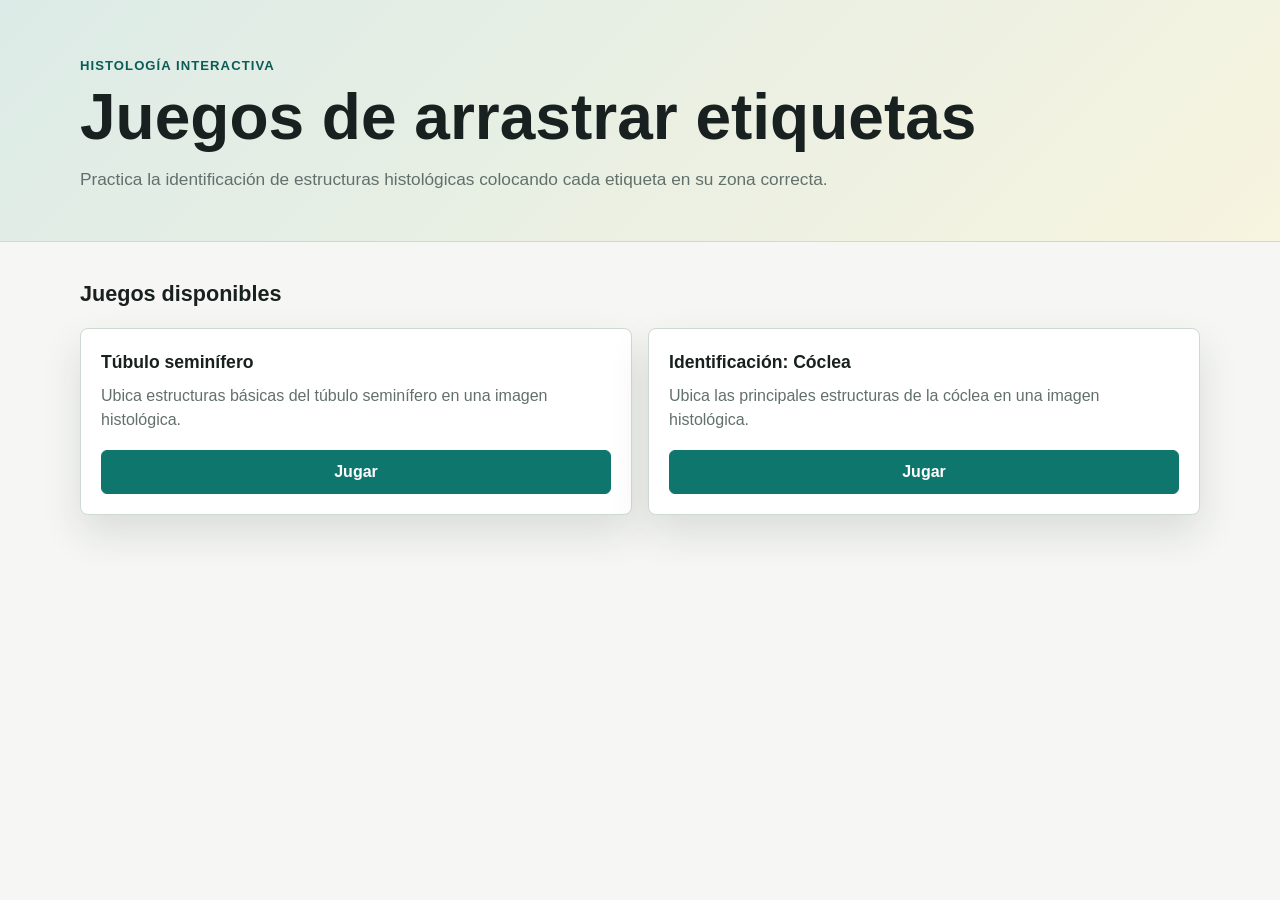
<file: index.html>
<!doctype html>
<html lang="es">
  <head>
    <meta charset="utf-8">
    <meta name="viewport" content="width=device-width, initial-scale=1">
    <title>Juegos de histología</title>
    <link rel="stylesheet" href="src/styles.css">
  </head>
  <body>
    <header class="site-header">
      <div class="wrap">
        <p class="eyebrow">Histología interactiva</p>
        <h1>Juegos de arrastrar etiquetas</h1>
        <p class="lead">
          Practica la identificación de estructuras histológicas colocando cada etiqueta en su zona correcta.
        </p>
      </div>
    </header>

    <main class="wrap main-layout">
      <section aria-labelledby="games-title">
        <div class="section-heading">
          <h2 id="games-title">Juegos disponibles</h2>
        </div>
        <div id="games-list" class="games-grid" aria-live="polite">
          <p class="muted">Cargando juegos...</p>
        </div>
      </section>
    </main>

    <script>
      const list = document.querySelector("#games-list");

      async function loadGames() {
        try {
          const response = await fetch("data/juegos.json", { cache: "no-store" });
          if (!response.ok) throw new Error("No se pudo cargar data/juegos.json");
          const games = await response.json();

          if (!Array.isArray(games) || games.length === 0) {
            list.innerHTML = '<p class="muted">Todavía no hay juegos publicados.</p>';
            return;
          }

          list.innerHTML = games.map((game) => `
            <article class="game-card">
              <div>
                <h3>${escapeHtml(game.titulo || game.id)}</h3>
                <p>${escapeHtml(game.descripcion || "Juego interactivo de histología.")}</p>
              </div>
              <a class="button" href="game.html?juego=${encodeURIComponent(game.id)}">Jugar</a>
            </article>
          `).join("");
        } catch (error) {
          list.innerHTML = `
            <div class="notice error">
              No se pudo cargar el listado. Revisa que <code>data/juegos.json</code> exista y tenga JSON válido.
            </div>
          `;
        }
      }

      function escapeHtml(value) {
        return String(value)
          .replaceAll("&", "&amp;")
          .replaceAll("<", "&lt;")
          .replaceAll(">", "&gt;")
          .replaceAll('"', "&quot;")
          .replaceAll("'", "&#039;");
      }

      loadGames();
    </script>
  </body>
</html>
</file>
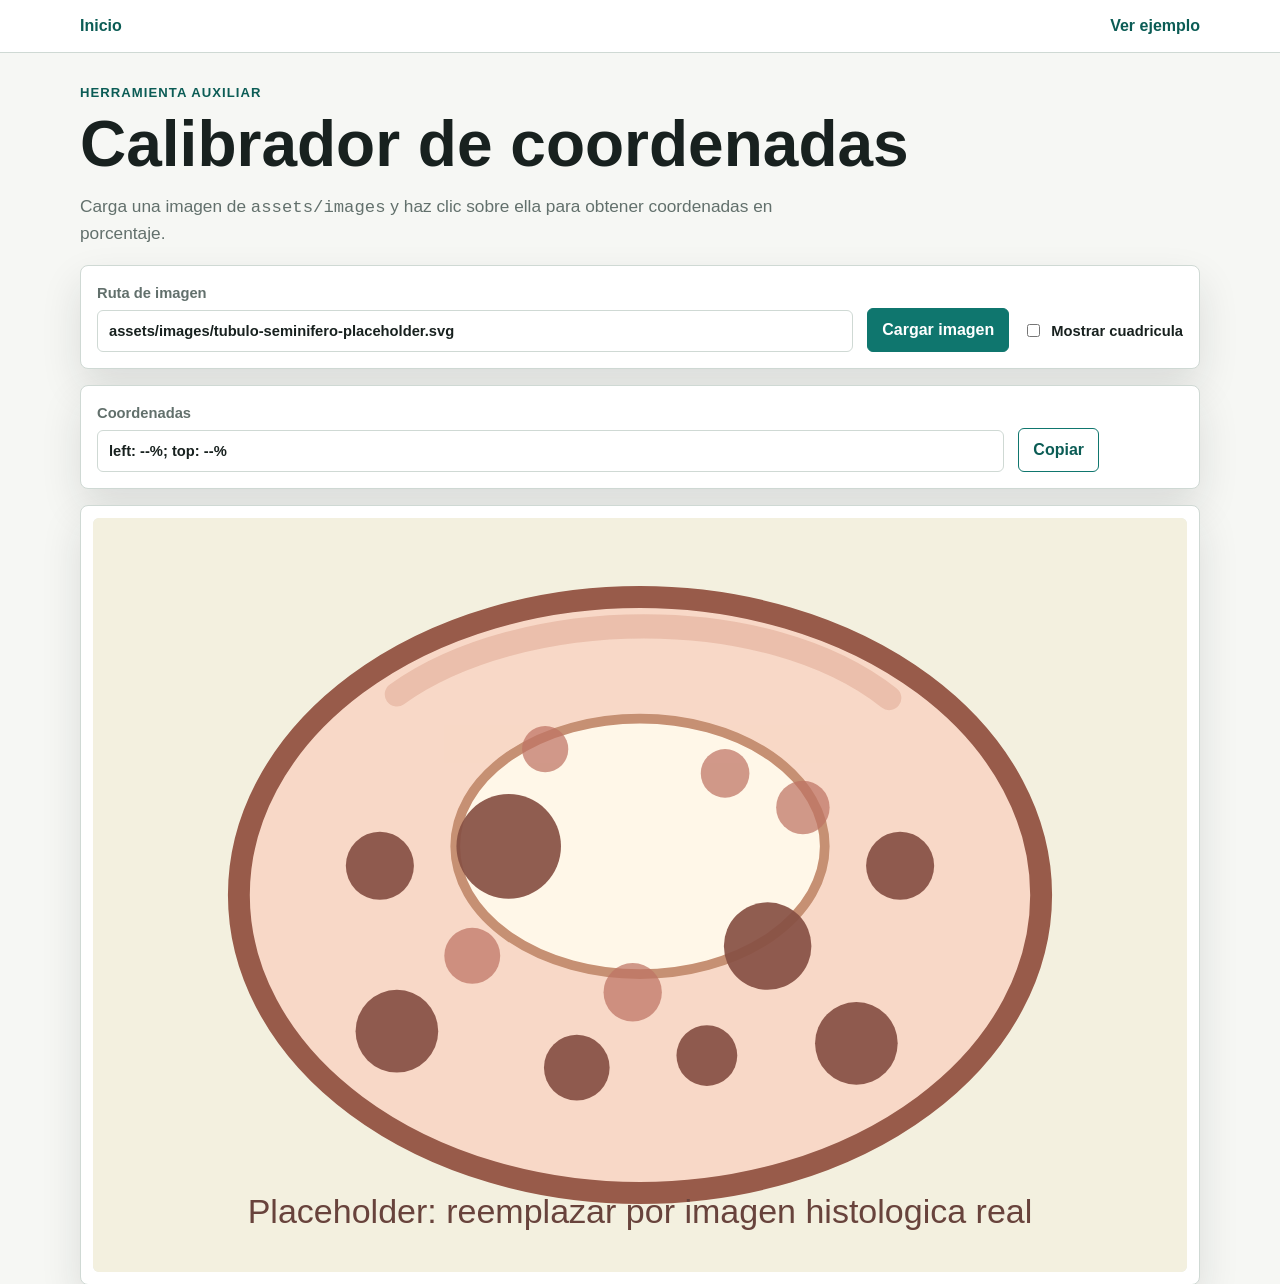
<file: calibrador.html>
<!doctype html>
<html lang="es">
  <head>
    <meta charset="utf-8">
    <meta name="viewport" content="width=device-width, initial-scale=1">
    <title>Calibrador de coordenadas</title>
    <link rel="stylesheet" href="src/styles.css">
  </head>
  <body>
    <header class="compact-header">
      <div class="wrap header-row">
        <a class="secondary-link" href="index.html">Inicio</a>
        <a class="secondary-link" href="game.html?juego=tubulo-seminifero">Ver ejemplo</a>
      </div>
    </header>

    <main class="wrap">
      <section class="game-intro">
        <p class="eyebrow">Herramienta auxiliar</p>
        <h1>Calibrador de coordenadas</h1>
        <p class="lead">
          Carga una imagen de <code>assets/images</code> y haz clic sobre ella para obtener coordenadas en porcentaje.
        </p>
      </section>

      <section class="calibrator-tools">
        <label>
          Ruta de imagen
          <input id="image-path" list="image-options" type="text" value="assets/images/tubulo-seminifero-placeholder.svg">
          <datalist id="image-options">
            <option value="assets/images/tubulo-seminifero-placeholder.svg"></option>
          </datalist>
        </label>
        <button id="load-image" class="button" type="button">Cargar imagen</button>
        <label class="toggle">
          <input id="grid-toggle" type="checkbox">
          Mostrar cuadricula
        </label>
      </section>

      <section class="calibrator-output" aria-live="polite">
        <label>
          Coordenadas
          <input id="coords-output" type="text" readonly value="left: --%; top: --%">
        </label>
        <button id="copy-coords" class="button secondary" type="button">Copiar</button>
        <span id="copy-feedback" class="muted"></span>
      </section>

      <section class="calibrator-stage-wrap">
        <div id="calibrator-stage" class="calibrator-stage">
          <img id="calibrator-image" alt="Imagen para calibrar">
          <span id="calibrator-marker" class="calibrator-marker" hidden></span>
        </div>
      </section>
    </main>

    <script>
      const pathInput = document.querySelector("#image-path");
      const loadButton = document.querySelector("#load-image");
      const gridToggle = document.querySelector("#grid-toggle");
      const stage = document.querySelector("#calibrator-stage");
      const image = document.querySelector("#calibrator-image");
      const marker = document.querySelector("#calibrator-marker");
      const output = document.querySelector("#coords-output");
      const copyButton = document.querySelector("#copy-coords");
      const copyFeedback = document.querySelector("#copy-feedback");

      function loadImage() {
        marker.hidden = true;
        image.src = pathInput.value.trim();
      }

      loadButton.addEventListener("click", loadImage);
      pathInput.addEventListener("keydown", (event) => {
        if (event.key === "Enter") loadImage();
      });

      gridToggle.addEventListener("change", () => {
        stage.classList.toggle("with-grid", gridToggle.checked);
      });

      stage.addEventListener("click", (event) => {
        if (!image.complete || image.naturalWidth === 0) return;
        const rect = image.getBoundingClientRect();
        if (
          event.clientX < rect.left ||
          event.clientX > rect.right ||
          event.clientY < rect.top ||
          event.clientY > rect.bottom
        ) {
          return;
        }

        const left = ((event.clientX - rect.left) / rect.width) * 100;
        const top = ((event.clientY - rect.top) / rect.height) * 100;
        const leftText = left.toFixed(2);
        const topText = top.toFixed(2);

        output.value = `"left": ${leftText}, "top": ${topText}`;
        marker.style.left = `${leftText}%`;
        marker.style.top = `${topText}%`;
        marker.hidden = false;
        copyFeedback.textContent = "";
      });

      copyButton.addEventListener("click", async () => {
        output.select();
        try {
          await navigator.clipboard.writeText(output.value);
          copyFeedback.textContent = "Copiado.";
        } catch (error) {
          document.execCommand("copy");
          copyFeedback.textContent = "Copiado.";
        }
      });

      loadImage();
    </script>
  </body>
</html>
</file>
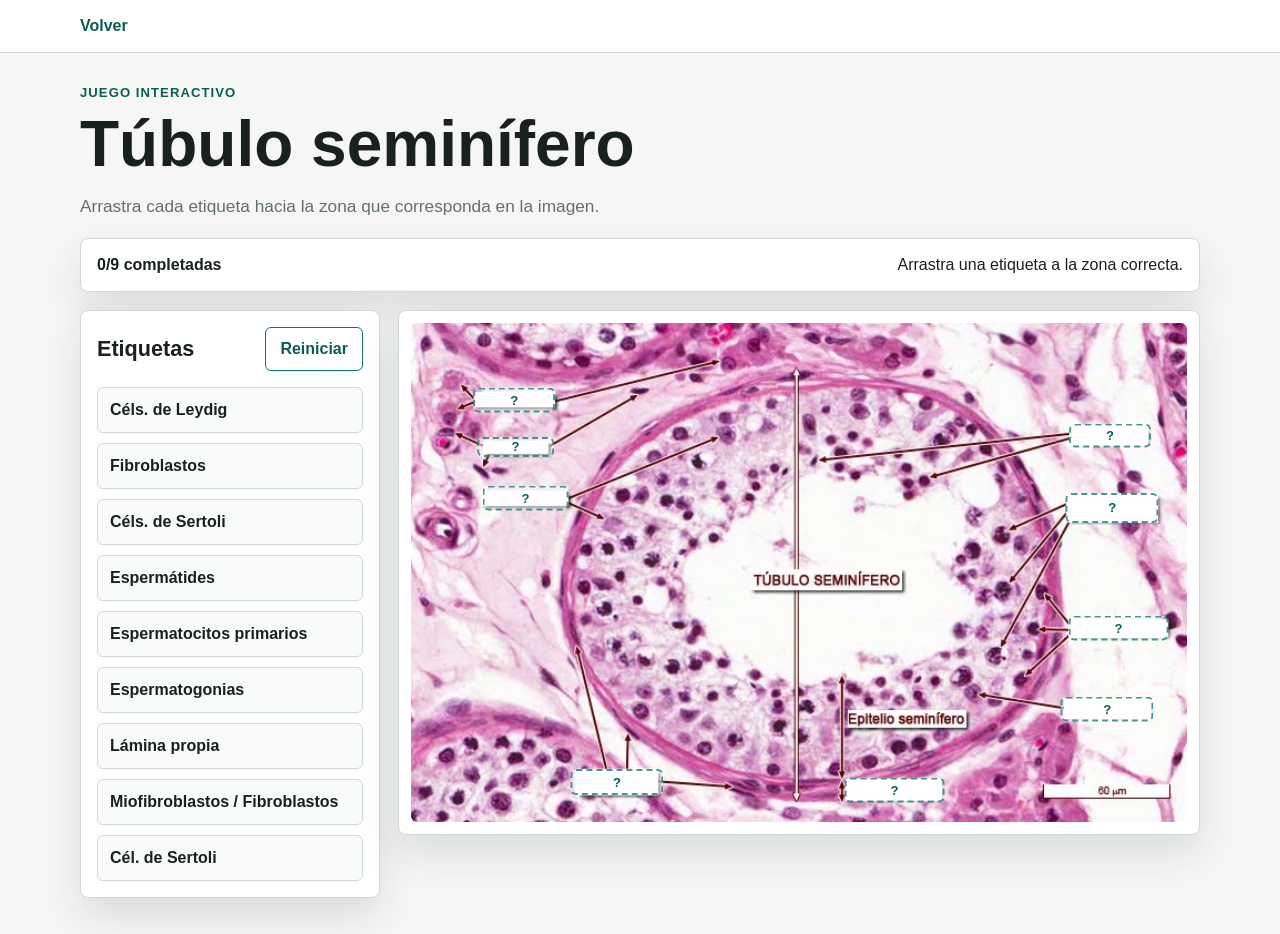
<file: game.html>
<!doctype html>
<html lang="es">
  <head>
    <meta charset="utf-8">
    <meta name="viewport" content="width=device-width, initial-scale=1">
    <title>Juego de histología</title>
    <link rel="stylesheet" href="src/styles.css">
  </head>
  <body>
    <header class="compact-header">
      <div class="wrap header-row">
        <a class="secondary-link" href="index.html">Volver</a>
      </div>
    </header>

    <main class="wrap">
      <section class="game-intro">
        <p class="eyebrow">Juego interactivo</p>
        <h1 id="game-title">Cargando...</h1>
        <p id="game-instructions" class="lead"></p>
      </section>

      <section id="status-panel" class="status-panel" aria-live="polite">
        <span id="progress-text">0/0 completadas</span>
        <span id="feedback-text">Arrastra una etiqueta a la imagen.</span>
      </section>

      <section class="play-layout" aria-label="Área de juego">
        <aside class="labels-panel">
          <div class="panel-heading">
            <h2>Etiquetas</h2>
            <button id="reset-button" class="button secondary" type="button">Reiniciar</button>
          </div>
          <div id="labels-list" class="labels-list"></div>
        </aside>

        <div class="image-panel">
          <div id="image-stage" class="image-stage">
            <img id="game-image" alt="">
            <div id="drop-zones"></div>
          </div>
        </div>
      </section>
    </main>

    <script src="src/game.js"></script>
  </body>
</html>
</file>
<file: src/styles.css>
:root {
  color-scheme: light;
  --bg: #f6f7f4;
  --surface: #ffffff;
  --surface-strong: #edf4f2;
  --ink: #18211f;
  --muted: #62706c;
  --line: #cfd9d4;
  --accent: #0f766e;
  --accent-dark: #0b5c55;
  --danger: #a33b25;
  --success: #26734d;
  --shadow: 0 18px 40px rgba(24, 33, 31, 0.12);
}

* {
  box-sizing: border-box;
}

body {
  margin: 0;
  background: var(--bg);
  color: var(--ink);
  font-family: Arial, Helvetica, sans-serif;
  line-height: 1.5;
}

img {
  display: block;
  max-width: 100%;
}

button,
input {
  font: inherit;
}

.wrap {
  width: min(1120px, calc(100% - 32px));
  margin: 0 auto;
}

.site-header {
  background: linear-gradient(135deg, #dcebe7 0%, #f7f4df 100%);
  border-bottom: 1px solid var(--line);
  padding: 56px 0 48px;
}

.compact-header {
  background: var(--surface);
  border-bottom: 1px solid var(--line);
  padding: 14px 0;
}

.header-row,
.section-heading,
.panel-heading {
  display: flex;
  align-items: center;
  justify-content: space-between;
  gap: 16px;
}

.main-layout {
  padding: 36px 0;
}

.eyebrow {
  margin: 0 0 8px;
  color: var(--accent-dark);
  font-size: 0.82rem;
  font-weight: 700;
  letter-spacing: 0.08em;
  text-transform: uppercase;
}

h1,
h2,
h3,
p {
  overflow-wrap: anywhere;
}

h1 {
  margin: 0;
  font-size: clamp(2rem, 5vw, 4rem);
  line-height: 1.05;
}

h2 {
  margin: 0;
  font-size: 1.35rem;
}

h3 {
  margin: 0 0 8px;
  font-size: 1.1rem;
}

.lead {
  max-width: 760px;
  margin: 16px 0 0;
  color: var(--muted);
  font-size: 1.08rem;
}

.muted {
  color: var(--muted);
}

.secondary-link {
  color: var(--accent-dark);
  font-weight: 700;
  text-decoration: none;
}

.secondary-link:hover {
  text-decoration: underline;
}

.games-grid {
  display: grid;
  grid-template-columns: repeat(auto-fit, minmax(240px, 1fr));
  gap: 16px;
  margin-top: 18px;
}

.game-card,
.labels-panel,
.image-panel,
.status-panel,
.calibrator-tools,
.calibrator-output,
.calibrator-stage-wrap {
  background: var(--surface);
  border: 1px solid var(--line);
  border-radius: 8px;
  box-shadow: var(--shadow);
}

.game-card {
  display: flex;
  min-height: 180px;
  flex-direction: column;
  justify-content: space-between;
  gap: 18px;
  padding: 20px;
}

.game-card p {
  margin: 0;
  color: var(--muted);
}

.button {
  display: inline-flex;
  min-height: 42px;
  align-items: center;
  justify-content: center;
  border: 1px solid var(--accent);
  border-radius: 6px;
  background: var(--accent);
  color: #ffffff;
  cursor: pointer;
  font-weight: 700;
  padding: 9px 14px;
  text-decoration: none;
}

.button:hover {
  background: var(--accent-dark);
  border-color: var(--accent-dark);
}

.button.secondary {
  background: #ffffff;
  color: var(--accent-dark);
}

.button.secondary:hover {
  background: var(--surface-strong);
}

.game-intro {
  padding: 30px 0 18px;
}

.status-panel {
  display: flex;
  align-items: center;
  justify-content: space-between;
  gap: 16px;
  margin-bottom: 18px;
  padding: 14px 16px;
}

#progress-text {
  font-weight: 700;
}

#feedback-text.success {
  color: var(--success);
  font-weight: 700;
}

#feedback-text.error {
  color: var(--danger);
  font-weight: 700;
}

.play-layout {
  display: grid;
  grid-template-columns: minmax(220px, 300px) 1fr;
  gap: 18px;
  align-items: start;
  padding-bottom: 36px;
}

.labels-panel {
  padding: 16px;
}

.labels-list {
  display: grid;
  gap: 10px;
  margin-top: 16px;
}

.label-chip {
  min-height: 44px;
  border: 1px solid var(--line);
  border-radius: 6px;
  background: #f9fbfa;
  color: var(--ink);
  cursor: grab;
  font-weight: 700;
  padding: 10px 12px;
  text-align: left;
}

.label-chip:active {
  cursor: grabbing;
}

.label-chip.used {
  opacity: 0.45;
}

.label-chip.selected {
  border-color: var(--accent);
  background: var(--surface-strong);
  box-shadow: inset 0 0 0 2px rgba(15, 118, 110, 0.22);
}

.image-panel {
  overflow: hidden;
  padding: 12px;
}

.image-stage {
  position: relative;
  overflow: hidden;
  border-radius: 6px;
  background: #e6ece9;
}

.image-stage img {
  width: 100%;
  height: auto;
  user-select: none;
}

.drop-zone {
  position: absolute;
  display: flex;
  min-width: 0;
  min-height: 0;
  align-items: center;
  justify-content: center;
  border: 2px dashed rgba(15, 118, 110, 0.75);
  border-radius: 6px;
  background: rgba(255, 255, 255, 0.52);
  color: var(--accent-dark);
  font-size: 0.82rem;
  font-weight: 700;
  line-height: 1;
  overflow: hidden;
  overflow-wrap: anywhere;
  padding: 0 2px;
  text-align: center;
  transform: translate(-50%, -50%);
  transition: background 120ms ease, border-color 120ms ease;
  white-space: normal;
  word-break: normal;
}

.drop-zone.compact {
  border-width: 1px;
  font-size: 0.58rem;
  line-height: 0.95;
  padding: 0 1px;
}

.drop-zone.over {
  background: rgba(220, 235, 231, 0.9);
  border-color: var(--accent-dark);
}

.drop-zone.correct {
  border-color: var(--success);
  background: rgba(218, 242, 226, 0.94);
  color: var(--success);
  font-size: 0.62rem;
  hyphens: auto;
  line-height: 1.05;
  padding: 1px 3px;
}

.drop-zone.compact.correct {
  font-size: 0.5rem;
  line-height: 0.9;
  padding: 0 1px;
}

.notice {
  border: 1px solid var(--line);
  border-radius: 8px;
  background: var(--surface);
  padding: 14px 16px;
}

.notice.error {
  border-color: #e3b4a8;
  color: var(--danger);
}

.calibrator-tools,
.calibrator-output {
  display: grid;
  grid-template-columns: 1fr auto auto;
  gap: 14px;
  align-items: end;
  margin-bottom: 16px;
  padding: 16px;
}

.calibrator-output {
  grid-template-columns: 1fr auto minmax(70px, auto);
}

label {
  display: grid;
  gap: 6px;
  color: var(--muted);
  font-size: 0.92rem;
  font-weight: 700;
}

input[type="text"] {
  width: 100%;
  min-height: 42px;
  border: 1px solid var(--line);
  border-radius: 6px;
  color: var(--ink);
  padding: 9px 11px;
}

.toggle {
  display: flex;
  min-height: 42px;
  align-items: center;
  gap: 8px;
  color: var(--ink);
}

.calibrator-stage-wrap {
  padding: 12px;
}

.calibrator-stage {
  position: relative;
  overflow: hidden;
  border-radius: 6px;
  background: #e6ece9;
}

.calibrator-stage.with-grid::after {
  position: absolute;
  inset: 0;
  background-image:
    linear-gradient(rgba(15, 118, 110, 0.24) 1px, transparent 1px),
    linear-gradient(90deg, rgba(15, 118, 110, 0.24) 1px, transparent 1px);
  background-size: 10% 10%;
  content: "";
  pointer-events: none;
}

.calibrator-stage img {
  width: 100%;
  height: auto;
}

.calibrator-marker {
  position: absolute;
  width: 18px;
  height: 18px;
  border: 3px solid #ffffff;
  border-radius: 999px;
  background: var(--danger);
  box-shadow: 0 0 0 2px var(--danger);
  transform: translate(-50%, -50%);
}

@media (max-width: 760px) {
  .site-header {
    padding: 36px 0 30px;
  }

  .header-row,
  .section-heading,
  .status-panel,
  .panel-heading {
    align-items: flex-start;
    flex-direction: column;
  }

  .play-layout {
    grid-template-columns: 1fr;
  }

  .labels-list {
    grid-template-columns: repeat(auto-fit, minmax(140px, 1fr));
  }

  .calibrator-tools,
  .calibrator-output {
    grid-template-columns: 1fr;
  }
}
</file>
